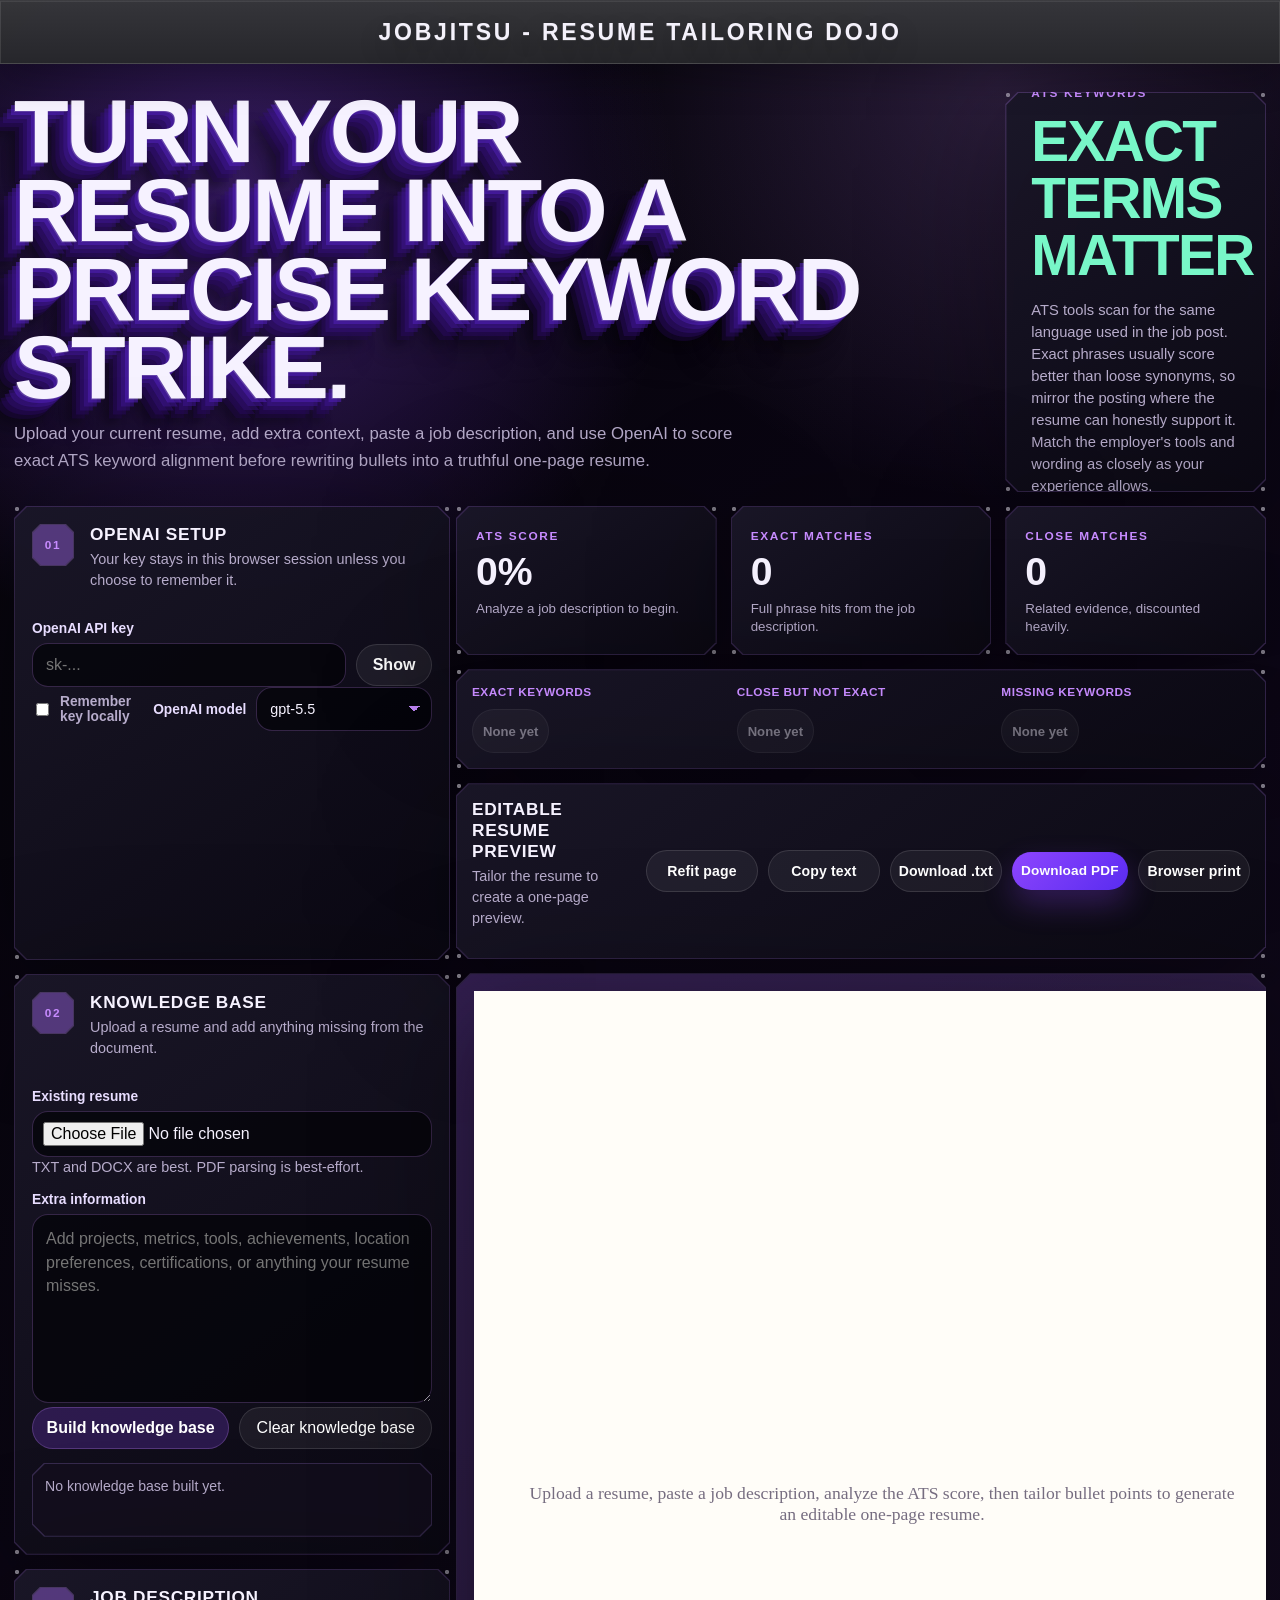
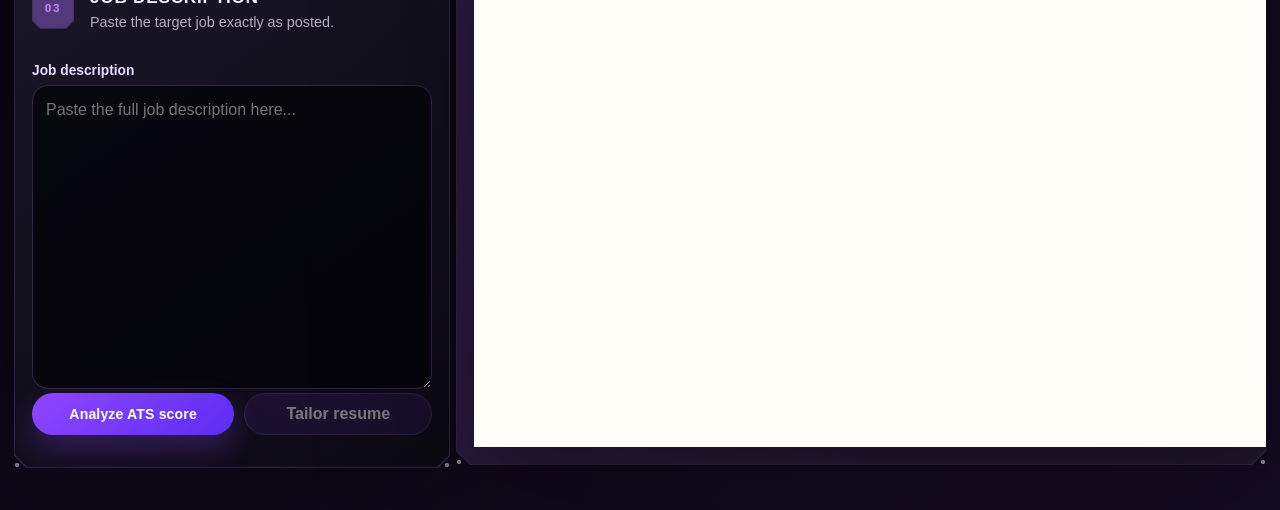
<file: index.html>
<!doctype html>
<html lang="en">
  <head>
    <meta charset="UTF-8" />
    <meta name="viewport" content="width=device-width, initial-scale=1.0" />
    <meta
      name="description"
      content="JobJitsu - Resume Tailoring Dojo turns an uploaded resume and pasted job description into an editable, ATS-focused one-page resume."
    />
    <title>JobJitsu - Resume Tailoring Dojo</title>
    <link rel="stylesheet" href="styles.css?v=20260701-1" />
  </head>
  <body>
    <div class="top-banner">
      <p class="eyebrow">JobJitsu - Resume Tailoring Dojo</p>
    </div>
    <main class="shell">
      <section class="hero">
        <div>
          <h1>Turn your resume into a precise keyword strike.</h1>
          <p class="hero-copy">
            Upload your current resume, add extra context, paste a job description,
            and use OpenAI to score exact ATS keyword alignment before rewriting
            bullets into a truthful one-page resume.
          </p>
        </div>
        <div class="hero-card">
          <span>ATS keywords</span>
          <strong id="heroScore">Exact terms matter</strong>
          <small>
            ATS tools scan for the same language used in the job post. Exact phrases
            usually score better than loose synonyms, so mirror the posting where the
            resume can honestly support it. Match the employer's tools and wording
            as closely as your experience allows.
          </small>
        </div>
      </section>

      <section class="grid">
        <aside class="control-panel">
          <div class="panel-block">
            <div class="block-heading">
              <span class="step">01</span>
              <div>
                <h2>OpenAI Setup</h2>
                <p>Your key stays in this browser session unless you choose to remember it.</p>
              </div>
            </div>
            <label for="apiKey">OpenAI API key</label>
            <div class="secret-row">
              <input id="apiKey" type="password" autocomplete="off" placeholder="sk-..." />
              <button id="toggleKey" type="button" class="ghost-button">Show</button>
            </div>
            <div class="inline-row">
              <label class="checkline">
                <input id="rememberKey" type="checkbox" />
                Remember key locally
              </label>
              <label for="model">OpenAI model</label>
              <select id="model">
                <option value="gpt-5.5" selected>gpt-5.5</option>
                <option value="gpt-5.1">gpt-5.1</option>
                <option value="gpt-5">gpt-5</option>
                <option value="gpt-5.4">gpt-5.4</option>
                <option value="gpt-5.4-mini">gpt-5.4-mini</option>
                <option value="gpt-4.1">gpt-4.1</option>
                <option value="gpt-4.1-mini">gpt-4.1-mini</option>
                <option value="gpt-4.1-nano">gpt-4.1-nano</option>
                <option value="gpt-4o">gpt-4o</option>
                <option value="gpt-4o-mini">gpt-4o-mini</option>
              </select>
            </div>
          </div>

          <div class="panel-block">
            <div class="block-heading">
              <span class="step">02</span>
              <div>
                <h2>Knowledge Base</h2>
                <p>Upload a resume and add anything missing from the document.</p>
              </div>
            </div>
            <label for="resumeFile">Existing resume</label>
            <input id="resumeFile" type="file" accept=".txt,.md,.docx,.pdf" />
            <p id="fileStatus" class="muted">TXT and DOCX are best. PDF parsing is best-effort.</p>

            <label for="extraInfo">Extra information</label>
            <textarea
              id="extraInfo"
              rows="7"
              placeholder="Add projects, metrics, tools, achievements, location preferences, certifications, or anything your resume misses."
            ></textarea>
            <div class="button-row">
              <button id="buildKnowledge" type="button" class="secondary-button">
                Build knowledge base
              </button>
              <button id="clearKnowledge" type="button" class="ghost-button">
                Clear knowledge base
              </button>
            </div>
            <div id="knowledgePreview" class="knowledge-preview" aria-live="polite">
              No knowledge base built yet.
            </div>
          </div>

          <div class="panel-block">
            <div class="block-heading">
              <span class="step">03</span>
              <div>
                <h2>Job Description</h2>
                <p>Paste the target job exactly as posted.</p>
              </div>
            </div>
            <label for="jobDescription">Job description</label>
            <textarea
              id="jobDescription"
              rows="12"
              placeholder="Paste the full job description here..."
            ></textarea>
            <div class="button-row">
              <button id="analyzeButton" type="button" class="primary-button">
                Analyze ATS score
              </button>
              <button id="tailorButton" type="button" class="secondary-button" disabled>
                Tailor resume
              </button>
            </div>
            <p id="statusLine" class="status-line" role="status"></p>
          </div>
        </aside>

        <section class="workspace">
          <div class="scoreboard">
            <article>
              <span>ATS score</span>
              <strong id="atsScore">0%</strong>
              <small id="scoreNote">Analyze a job description to begin.</small>
            </article>
            <article>
              <span>Exact matches</span>
              <strong id="exactCount">0</strong>
              <small>Full phrase hits from the job description.</small>
            </article>
            <article>
              <span>Close matches</span>
              <strong id="closeCount">0</strong>
              <small>Related evidence, discounted heavily.</small>
            </article>
          </div>

          <div class="keyword-board">
            <div>
              <h2>Exact keywords</h2>
              <div id="exactKeywords" class="chips"></div>
            </div>
            <div>
              <h2>Close but not exact</h2>
              <div id="closeKeywords" class="chips"></div>
            </div>
            <div>
              <h2>Missing keywords</h2>
              <div id="missingKeywords" class="chips"></div>
            </div>
          </div>

          <div class="preview-toolbar">
            <div>
              <h2>Editable Resume Preview</h2>
              <p id="fitStatus">Tailor the resume to create a one-page preview.</p>
            </div>
            <div class="button-row">
              <button id="refitButton" type="button" class="ghost-button">Refit page</button>
              <button id="copyButton" type="button" class="ghost-button">Copy text</button>
              <button id="downloadButton" type="button" class="ghost-button">Download .txt</button>
              <button id="pdfButton" type="button" class="primary-button compact">Download PDF</button>
              <button id="printButton" type="button" class="ghost-button">Browser print</button>
            </div>
          </div>

          <div class="paper-wrap-frame">
            <div class="paper-wrap">
              <article
                id="resumePreview"
                class="resume-paper"
                contenteditable="true"
                spellcheck="true"
                aria-label="Editable tailored resume"
              >
                <div class="empty-state">
                  Upload a resume, paste a job description, analyze the ATS score, then tailor
                  bullet points to generate an editable one-page resume.
                </div>
              </article>
            </div>
          </div>
        </section>
      </section>
    </main>

    <div id="toast" class="toast" role="status" aria-live="polite"></div>
    <div id="printRoot" aria-hidden="true"></div>
    <script src="app.js?v=20260625-9"></script>
  </body>
</html>
</file>
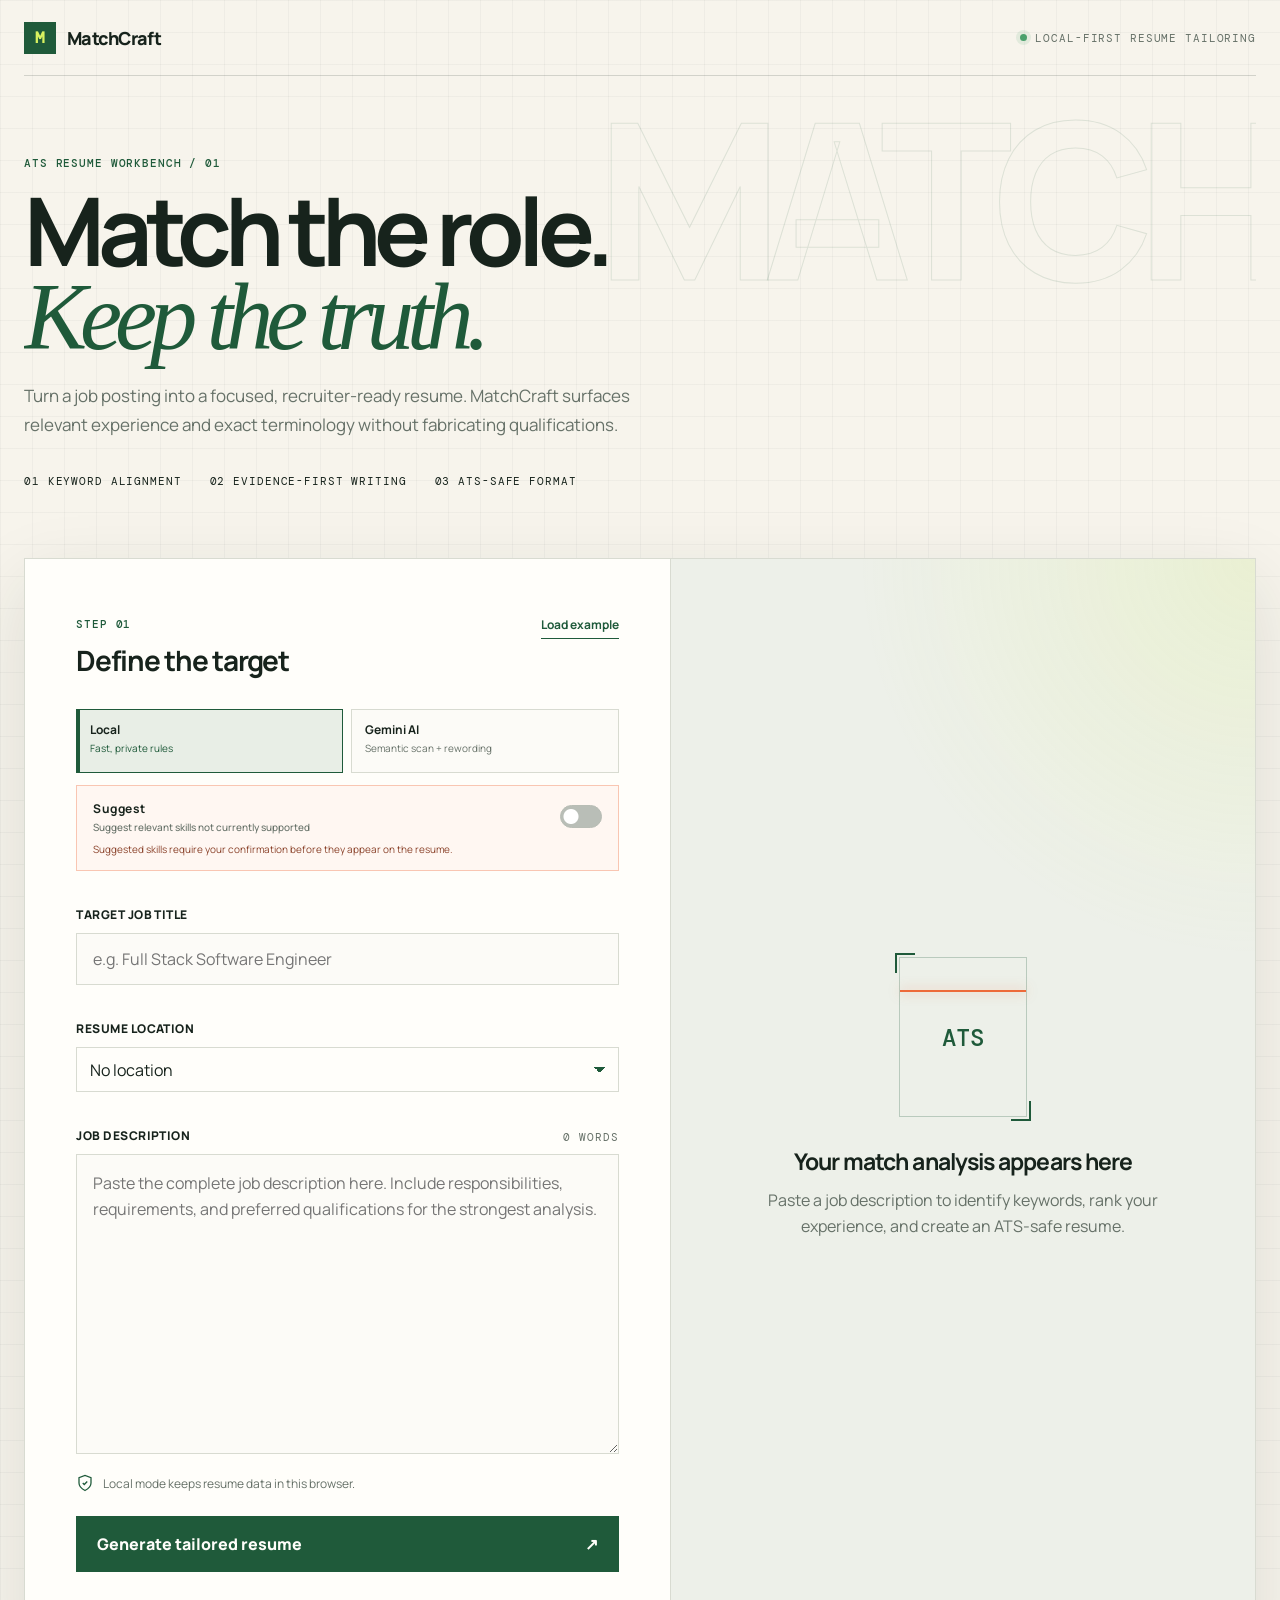
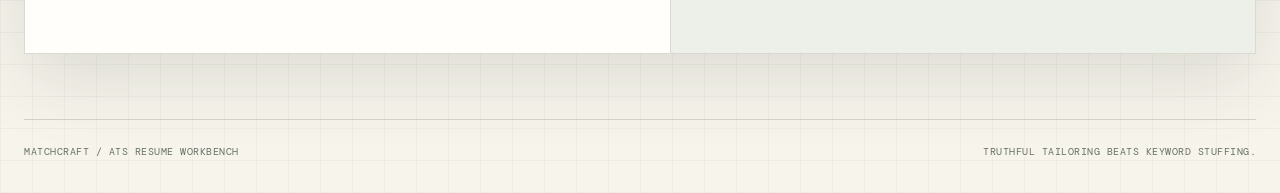
<file: legacy-matchcraft/index.html>
<!doctype html>
<html lang="en">
  <head>
    <meta charset="UTF-8" />
    <meta name="viewport" content="width=device-width, initial-scale=1.0" />
    <meta
      name="description"
      content="Create a truthful, ATS-friendly resume tailored to a pasted job description."
    />
    <title>MatchCraft Resume</title>
    <link rel="preconnect" href="https://fonts.googleapis.com" />
    <link rel="preconnect" href="https://fonts.gstatic.com" crossorigin />
    <link
      href="https://fonts.googleapis.com/css2?family=DM+Mono:wght@400;500&family=Manrope:wght@400;500;600;700;800&display=swap"
      rel="stylesheet"
    />
    <link rel="stylesheet" href="styles.css?v=20260619-16" />
  </head>
  <body>
    <header class="site-header">
      <a class="brand" href="#" aria-label="MatchCraft home">
        <span class="brand-mark">M</span>
        <span>MatchCraft</span>
      </a>
      <div class="header-note">
        <span class="status-dot"></span>
        Local-first resume tailoring
      </div>
    </header>

    <main>
      <section class="hero">
        <div class="eyebrow">ATS RESUME WORKBENCH / 01</div>
        <h1>Match the role.<br /><em>Keep the truth.</em></h1>
        <p>
          Turn a job posting into a focused, recruiter-ready resume. MatchCraft
          surfaces relevant experience and exact terminology without fabricating
          qualifications.
        </p>
        <div class="hero-proof" aria-label="Product principles">
          <span>01 Keyword alignment</span>
          <span>02 Evidence-first writing</span>
          <span>03 ATS-safe format</span>
        </div>
      </section>

      <section class="workspace" aria-label="Resume tailoring workspace">
        <aside class="input-panel">
          <div class="panel-heading">
            <div>
              <span class="step-number">STEP 01</span>
              <h2>Define the target</h2>
            </div>
            <button id="loadExample" class="text-button" type="button">
              Load example
            </button>
          </div>

          <div class="mode-selector" role="radiogroup" aria-label="Tailoring mode">
            <button
              class="mode-option active"
              id="localMode"
              type="button"
              role="radio"
              aria-checked="true"
            >
              <strong>Local</strong>
              <span>Fast, private rules</span>
            </button>
            <button
              class="mode-option"
              id="geminiMode"
              type="button"
              role="radio"
              aria-checked="false"
            >
              <strong>Gemini AI</strong>
              <span>Semantic scan + rewording</span>
            </button>
          </div>

          <div class="gemini-settings" id="geminiSettings" hidden>
            <div class="gemini-heading">
              <span>Gemini 3.5 Flash with automatic fallback</span>
              <a
                href="https://aistudio.google.com/app/apikey"
                target="_blank"
                rel="noreferrer"
              >
                Get API key
              </a>
            </div>
            <label for="geminiApiKey">Gemini API key</label>
            <div class="api-key-row">
              <input
                id="geminiApiKey"
                type="password"
                placeholder="Paste your API key"
                autocomplete="off"
              />
              <button id="toggleApiKey" class="key-toggle" type="button">
                Show
              </button>
            </div>
            <p>
              Used for this tab only and sent directly to Google. Do not use
              client-side keys in a publicly deployed app.
            </p>
          </div>

          <div class="suggest-control">
            <label class="switch-row" for="suggestMode">
              <span>
                <strong>Suggest</strong>
                <small>Suggest relevant skills not currently supported</small>
              </span>
              <input
                id="suggestMode"
                type="checkbox"
                role="switch"
                aria-describedby="suggestNote"
              />
            </label>
            <p id="suggestNote">
              Suggested skills require your confirmation before they appear on
              the resume.
            </p>
          </div>

          <label for="targetTitle">Target job title</label>
          <input
            id="targetTitle"
            type="text"
            placeholder="e.g. Full Stack Software Engineer"
            autocomplete="off"
          />

          <label for="resumeLocation">Resume location</label>
          <select id="resumeLocation">
            <option value="">No location</option>
            <option value="Minneapolis, MN">Minneapolis, MN</option>
            <option value="Jordan, MN 55352">Jordan, MN 55352</option>
            <option value="19988 Berkshire Ave. Jordan, MN 55352">
              19988 Berkshire Ave. Jordan, MN 55352
            </option>
          </select>

          <div class="label-row">
            <label for="jobDescription">Job description</label>
            <span id="wordCount">0 words</span>
          </div>
          <textarea
            id="jobDescription"
            placeholder="Paste the complete job description here. Include responsibilities, requirements, and preferred qualifications for the strongest analysis."
          ></textarea>

          <div class="privacy-note">
            <svg viewBox="0 0 24 24" aria-hidden="true">
              <path
                d="M12 22s8-4 8-10V5l-8-3-8 3v7c0 6 8 10 8 10Z"
                fill="none"
                stroke="currentColor"
                stroke-width="1.7"
              />
              <path
                d="m9 12 2 2 4-4"
                fill="none"
                stroke="currentColor"
                stroke-width="1.7"
              />
            </svg>
            <span id="privacyText">Local mode keeps resume data in this browser.</span>
          </div>

          <button id="generateButton" class="primary-button" type="button">
            <span id="generateButtonLabel">Generate tailored resume</span>
            <span aria-hidden="true">↗</span>
          </button>
          <p id="inputError" class="input-error" role="alert"></p>
        </aside>

        <section class="results-panel" id="resultsPanel">
          <div class="empty-state" id="emptyState">
            <div class="scanner">
              <div class="scanner-line"></div>
              <span>ATS</span>
            </div>
            <h2>Your match analysis appears here</h2>
            <p>Paste a job description to identify keywords, rank your experience, and create an ATS-safe resume.</p>
          </div>

          <div class="results-content" id="resultsContent" hidden>
            <div class="results-topbar">
              <div>
                <span class="step-number">STEP 02</span>
                <h2>Match report</h2>
              </div>
              <span class="generated-badge" id="generatedBadge">Generated locally</span>
            </div>

            <div class="score-card">
              <div class="score-ring" id="scoreRing">
                <div>
                  <strong id="scoreValue">0</strong>
                  <span>/ 100</span>
                </div>
              </div>
              <div class="score-copy">
                <span id="scoreLabel" class="score-label">Strong match</span>
                <h3>Estimated ATS alignment</h3>
                <p id="scoreSummary"></p>
              </div>
            </div>

            <div class="metric-grid" id="metricGrid"></div>

            <div class="keyword-section">
              <div class="section-title-row">
                <h3>Keyword coverage</h3>
                <span id="coverageCount"></span>
              </div>
              <div class="keyword-group">
                <span class="keyword-label matched">Matched</span>
                <div class="keyword-list" id="matchedKeywords"></div>
              </div>
              <div class="keyword-group">
                <span class="keyword-label missing">Verify before adding</span>
                <div class="keyword-list" id="missingKeywords"></div>
              </div>
              <p class="truth-note">
                Missing terms are not inserted automatically. Add them only when
                they accurately describe your experience.
              </p>
            </div>

            <div class="suggest-panel" id="suggestPanel" hidden>
                <span class="keyword-label missing">Suggest mode</span>
              <h3>Confirm additional skills</h3>
              <p>
                These skills appear in the job description but are not supported
                by the current resume. Select only skills you can truthfully
                discuss in an interview.
              </p>
              <div
                class="suggest-candidates"
                id="suggestCandidates"
                aria-label="Unverified skill suggestions"
              ></div>
              <button id="applySuggestedSkills" class="secondary-button" type="button">
                Apply suggested skills
              </button>
            </div>

            <div class="keyword-database-prompt" id="keywordDatabasePrompt" hidden>
              <div class="database-prompt-heading">
                <div>
                  <span class="keyword-label database">Teach MatchCraft</span>
                  <h3>Add keywords to the database?</h3>
                </div>
                <button
                  id="dismissKeywordPrompt"
                  class="dismiss-button"
                  type="button"
                  aria-label="Dismiss keyword suggestions"
                >
                  &times;
                </button>
              </div>
              <p>
                These terms are not in the current keyword database. Select the
                meaningful skills or tools you want MatchCraft to recognize in
                future job descriptions.
              </p>
              <div
                class="keyword-suggestions"
                id="keywordSuggestions"
                aria-label="Suggested keywords"
              ></div>
              <label class="custom-keyword-label" for="customKeyword">
                Add a different keyword
              </label>
              <div class="custom-keyword-row">
                <input
                  id="customKeyword"
                  type="text"
                  placeholder="e.g. Kubernetes, Azure"
                  autocomplete="off"
                />
                <button id="saveKeywords" class="database-button" type="button">
                  Add selected
                </button>
              </div>
              <p class="database-note">
                Saved only in this browser. Adding a term does not claim it as a
                resume skill.
              </p>
            </div>
          </div>
        </section>
      </section>

      <section class="resume-section" id="resumeSection" hidden>
        <div class="resume-toolbar">
          <div>
            <span class="step-number">STEP 03</span>
            <h2>Review the tailored resume</h2>
            <p>Automatically fills one US Letter page with the most relevant content.</p>
          </div>
          <div class="toolbar-actions">
            <button id="copyButton" class="secondary-button" type="button">
              Copy text
            </button>
            <button id="downloadButton" class="secondary-button" type="button">
              Download .txt
            </button>
            <button id="docxButton" class="secondary-button" type="button">
              Download .docx
            </button>
            <button id="printButton" class="primary-button compact" type="button">
              Download text PDF
            </button>
          </div>
        </div>
        <article
          id="resumePreview"
          class="resume-paper"
          contenteditable="true"
          spellcheck="true"
          aria-label="Editable tailored resume"
        ></article>
      </section>
    </main>

    <footer>
      <span>MatchCraft / ATS Resume Workbench</span>
      <span>Truthful tailoring beats keyword stuffing.</span>
    </footer>

    <div class="toast" id="toast" role="status" aria-live="polite"></div>

    <script src="app.js?v=20260623-3"></script>
  </body>
</html>
</file>
<file: styles.css>
:root {
  --bg: #050409;
  --panel: #11101a;
  --panel-2: #181525;
  --ink: #f6f2ff;
  --muted: #b7accb;
  --line: rgba(188, 143, 255, 0.22);
  --purple: #8f46ff;
  --purple-2: #c78bff;
  --purple-3: #4d1fb3;
  --danger: #ff6b9c;
  --success: #78f7c8;
  --warning: #ffd166;
  --paper: #fffdf8;
  --paper-ink: #18151f;
  --resume-font-size: 10.4pt;
  --resume-line-height: 1.22;
  --resume-section-gap: 8px;
  --resume-padding-y: 48px;
  --resume-padding-x: 48px;
  --resume-bullet-indent: 12px;
  --resume-bullet-padding: 0;
  --display-font: "Franklin Gothic Heavy", "Arial Narrow Bold", "Avenir Next Condensed", sans-serif;
  --banner-font: "Agency FB", "Bahnschrift SemiCondensed", "Franklin Gothic Demi Cond", "Aptos Narrow", sans-serif;
  --bevel-size: 12px;
}

* {
  box-sizing: border-box;
}

body {
  margin: 0;
  min-height: 100vh;
  color: var(--ink);
  font-family:
    "Aptos Display",
    "Trebuchet MS",
    Verdana,
    sans-serif;
  background:
    radial-gradient(circle at 18% 10%, rgba(143, 70, 255, 0.36), transparent 28rem),
    radial-gradient(circle at 78% 4%, rgba(199, 139, 255, 0.18), transparent 26rem),
    linear-gradient(135deg, #050409 0%, #0b0614 46%, #140b21 100%);
}

button,
input,
textarea {
  font: inherit;
}

button {
  cursor: pointer;
}

.shell {
  width: min(1500px, calc(100vw - 28px));
  margin: 0 auto;
  padding: 92px 0 42px;
  --workspace-width: calc(min(1500px, calc(100vw - 28px)) - 420px - 22px);
  --hero-card-width: calc((var(--workspace-width) - 28px) / 3);
}

.hero {
  display: grid;
  grid-template-columns: minmax(0, 1fr) minmax(0, var(--hero-card-width));
  gap: 14px;
  align-items: start;
  margin-bottom: 14px;
}

.top-banner {
  position: fixed;
  top: 0;
  left: 0;
  right: 0;
  z-index: 50;
  display: flex;
  align-items: center;
  justify-content: center;
  width: 100%;
  min-height: 64px;
  padding: 14px 24px;
  border: 1px solid rgba(255, 255, 255, 0.1);
  background: linear-gradient(180deg, rgba(54, 54, 58, 0.98), rgba(39, 39, 43, 0.98));
  box-shadow:
    inset 0 1px 0 rgba(255, 255, 255, 0.08),
    0 14px 36px rgba(0, 0, 0, 0.24);
  transition:
    min-height 180ms ease,
    padding 180ms ease,
    background 180ms ease,
    box-shadow 180ms ease;
}

.top-banner.is-compact {
  min-height: 50px;
  padding: 9px 20px;
  background: linear-gradient(180deg, rgba(46, 46, 50, 0.97), rgba(34, 34, 38, 0.97));
  box-shadow:
    inset 0 1px 0 rgba(255, 255, 255, 0.06),
    0 10px 26px rgba(0, 0, 0, 0.2);
}

.eyebrow,
.step,
.keyword-board h2,
.scoreboard span,
.hero-card span {
  color: var(--purple-2);
  font-size: 0.74rem;
  font-weight: 800;
  letter-spacing: 0.14em;
  text-transform: uppercase;
}

.top-banner .eyebrow {
  margin: 0;
  color: #f4f1fb;
  font-family: var(--banner-font);
  font-size: clamp(1.1rem, 1.8vw, 1.55rem);
  letter-spacing: 0.12em;
  text-align: center;
  text-shadow:
    0 1px 0 rgba(255, 255, 255, 0.12),
    0 10px 24px rgba(0, 0, 0, 0.26);
  transition: font-size 180ms ease, letter-spacing 180ms ease;
}

.top-banner.is-compact .eyebrow {
  font-size: clamp(0.98rem, 1.5vw, 1.3rem);
  letter-spacing: 0.1em;
}

h1,
h2,
p {
  margin-top: 0;
}

h1 {
  max-width: 880px;
  margin-bottom: 14px;
  font-family: var(--display-font);
  font-size: clamp(2.8rem, 7vw, 6.7rem);
  line-height: 0.88;
  letter-spacing: -0.03em;
  text-transform: uppercase;
  text-shadow:
    -1px 1px 0 rgba(255, 255, 255, 0.18),
    -4px 4px 0 rgba(79, 31, 179, 0.6),
    -8px 8px 0 rgba(61, 22, 141, 0.56),
    -12px 12px 0 rgba(49, 15, 115, 0.5),
    -16px 16px 0 rgba(42, 12, 98, 0.45),
    -20px 20px 0 rgba(33, 9, 78, 0.38),
    -24px 24px 10px rgba(0, 0, 0, 0.28),
    -30px 30px 20px rgba(0, 0, 0, 0.24),
    -38px 38px 34px rgba(0, 0, 0, 0.18);
}

.hero-copy {
  max-width: 760px;
  color: var(--muted);
  font-size: 1.05rem;
  line-height: 1.6;
}

.hero-card,
.panel-block,
.scoreboard article,
.keyword-board,
.preview-toolbar {
  position: relative;
  isolation: isolate;
  border: 0;
  background: transparent;
  filter: drop-shadow(0 24px 70px rgba(0, 0, 0, 0.35));
}

.hero-card,
.panel-block,
.scoreboard article,
.keyword-board,
.preview-toolbar,
.knowledge-preview,
.paper-wrap {
  --corner-dot-size: 6px;
  --corner-dot-color: rgba(244, 241, 251, 0.48);
  background-image:
    radial-gradient(circle, var(--corner-dot-color) 0 45%, transparent 55%),
    radial-gradient(circle, var(--corner-dot-color) 0 45%, transparent 55%),
    radial-gradient(circle, var(--corner-dot-color) 0 45%, transparent 55%),
    radial-gradient(circle, var(--corner-dot-color) 0 45%, transparent 55%);
  background-repeat: no-repeat;
  background-size:
    var(--corner-dot-size) var(--corner-dot-size),
    var(--corner-dot-size) var(--corner-dot-size),
    var(--corner-dot-size) var(--corner-dot-size),
    var(--corner-dot-size) var(--corner-dot-size);
  background-position:
    left top,
    right top,
    right bottom,
    left bottom;
}

.hero-card::before,
.panel-block::before,
.scoreboard article::before,
.keyword-board::before,
.preview-toolbar::before,
.knowledge-preview::before,
.paper-wrap::before,
.step::before {
  content: "";
  position: absolute;
  inset: 0;
  z-index: -2;
}

.hero-card::after,
.panel-block::after,
.scoreboard article::after,
.keyword-board::after,
.preview-toolbar::after,
.knowledge-preview::after,
.paper-wrap::after,
.step::after {
  content: "";
  position: absolute;
  inset: 1px;
  z-index: -1;
}

.hero-card {
  display: flex;
  flex-direction: column;
  align-items: flex-start;
  justify-content: center;
  height: var(--hero-heading-height, auto);
  min-height: 0;
  padding: 26px;
  align-self: start;
  overflow: hidden;
}

.hero-card::before,
.panel-block::before,
.scoreboard article::before,
.keyword-board::before,
.preview-toolbar::before,
.knowledge-preview::before {
  background: var(--line);
  clip-path: polygon(
    var(--bevel-size) 0,
    calc(100% - var(--bevel-size)) 0,
    100% var(--bevel-size),
    100% calc(100% - var(--bevel-size)),
    calc(100% - var(--bevel-size)) 100%,
    var(--bevel-size) 100%,
    0 calc(100% - var(--bevel-size)),
    0 var(--bevel-size)
  );
}

.hero-card::after,
.panel-block::after,
.scoreboard article::after,
.keyword-board::after,
.preview-toolbar::after {
  background: linear-gradient(145deg, rgba(24, 21, 37, 0.94), rgba(10, 8, 18, 0.96));
  clip-path: polygon(
    var(--bevel-size) 0,
    calc(100% - var(--bevel-size)) 0,
    100% var(--bevel-size),
    100% calc(100% - var(--bevel-size)),
    calc(100% - var(--bevel-size)) 100%,
    var(--bevel-size) 100%,
    0 calc(100% - var(--bevel-size)),
    0 var(--bevel-size)
  );
}

.hero-card strong {
  display: block;
  margin: 14px 0;
  font-family: var(--display-font);
  font-size: 3.55rem;
  line-height: 1;
  color: var(--success);
  letter-spacing: -0.03em;
  text-transform: uppercase;
}

.hero-card small {
  display: block;
  width: 100%;
  color: var(--muted);
  font-size: 0.92rem;
  line-height: 1.5;
  text-align: left;
  text-wrap: balance;
}

.grid {
  display: grid;
  grid-template-columns: 420px minmax(0, 1fr);
  gap: 22px;
}

.control-panel {
  display: grid;
  gap: 14px;
  align-content: start;
}

.panel-block {
  padding: 18px;
}

.control-panel .panel-block:first-child {
  height: var(--openai-panel-height, auto);
  min-height: 0;
}

.block-heading {
  display: grid;
  grid-template-columns: 46px minmax(0, 1fr);
  gap: 12px;
  margin-bottom: 16px;
}

.step {
  position: relative;
  isolation: isolate;
  display: grid;
  place-items: center;
  width: 42px;
  height: 42px;
  background: transparent;
}

.step::before {
  background: rgba(199, 139, 255, 0.28);
  clip-path: polygon(
    8px 0,
    calc(100% - 8px) 0,
    100% 8px,
    100% calc(100% - 8px),
    calc(100% - 8px) 100%,
    8px 100%,
    0 calc(100% - 8px),
    0 8px
  );
}

.step::after {
  inset: 1px;
  background: rgba(143, 70, 255, 0.16);
  clip-path: polygon(
    8px 0,
    calc(100% - 8px) 0,
    100% 8px,
    100% calc(100% - 8px),
    calc(100% - 8px) 100%,
    8px 100%,
    0 calc(100% - 8px),
    0 8px
  );
}

.block-heading h2,
.preview-toolbar h2 {
  margin-bottom: 4px;
  font-family: var(--display-font);
  font-size: 1.08rem;
  letter-spacing: 0.04em;
  text-transform: uppercase;
}

.block-heading p,
.preview-toolbar p,
.muted,
.status-line {
  color: var(--muted);
  font-size: 0.9rem;
  line-height: 1.45;
}

label {
  display: block;
  margin: 14px 0 7px;
  color: #e8ddff;
  font-size: 0.86rem;
  font-weight: 800;
}

input,
textarea,
select {
  width: 100%;
  border: 1px solid rgba(199, 139, 255, 0.24);
  border-radius: 16px;
  color: var(--ink);
  background: rgba(5, 4, 9, 0.78);
  outline: none;
}

input,
select {
  min-height: 44px;
  padding: 0 13px;
}

input[type="file"] {
  padding: 10px;
}

textarea {
  resize: vertical;
  padding: 12px 13px;
  line-height: 1.45;
}

input:focus,
textarea:focus,
select:focus {
  border-color: var(--purple-2);
  box-shadow: 0 0 0 4px rgba(143, 70, 255, 0.18);
}

.secret-row,
.button-row,
.inline-row {
  display: flex;
  gap: 10px;
  align-items: center;
}

.button-row {
  flex-wrap: nowrap;
}

.button-row > button {
  min-width: 0;
  flex: 1.15 1 0;
  display: flex;
  align-items: center;
  justify-content: center;
  white-space: nowrap;
  line-height: 1;
  text-align: center;
}

.button-row > .primary-button {
  flex: 1.3 1 0;
}

.button-row > .secondary-button {
  margin-top: 0;
}

.secret-row input {
  flex: 1;
}

.inline-row {
  flex-wrap: nowrap;
  justify-content: space-between;
}

.inline-row .checkline {
  flex: 1 1 auto;
  min-width: 0;
  margin-top: 0;
}

.inline-row label[for="model"] {
  margin: 0;
  white-space: nowrap;
}

#model {
  width: 176px;
  flex: 0 0 176px;
  min-height: 44px;
  padding-right: 34px;
  font-size: 0.9rem;
  appearance: none;
  -webkit-appearance: none;
  -moz-appearance: none;
  background-image:
    linear-gradient(45deg, transparent 50%, var(--purple-2) 50%),
    linear-gradient(135deg, var(--purple-2) 50%, transparent 50%);
  background-position:
    calc(100% - 17px) 18px,
    calc(100% - 11px) 18px;
  background-size: 6px 6px, 6px 6px;
  background-repeat: no-repeat;
}

.checkline {
  display: inline-flex;
  gap: 8px;
  align-items: center;
  margin: 12px 0 0;
  color: var(--muted);
  font-weight: 700;
}

.checkline input {
  width: auto;
  min-height: auto;
}

.primary-button,
.secondary-button,
.ghost-button {
  position: relative;
  z-index: 0;
  min-height: 42px;
  border: 0;
  border-radius: 999px;
  padding: 0 16px;
  color: white;
  font-weight: 900;
  isolation: isolate;
  overflow: visible;
}

.primary-button {
  background: linear-gradient(135deg, var(--purple), #5b2df3);
  box-shadow: 0 14px 30px rgba(143, 70, 255, 0.28);
}

.secondary-button {
  margin-top: 12px;
  background: rgba(143, 70, 255, 0.22);
  border: 1px solid rgba(199, 139, 255, 0.26);
}

.button-row > .ghost-button,
.button-row > .primary-button {
  padding-inline: 14px;
  font-size: 0.88rem;
  letter-spacing: 0.01em;
}

.button-row > .compact {
  padding-inline: 12px;
  font-size: 0.85rem;
}

#clearKnowledge {
  font-size: inherit;
  letter-spacing: inherit;
  font-weight: inherit;
}

.ghost-button {
  background: rgba(255, 255, 255, 0.06);
  border: 1px solid rgba(255, 255, 255, 0.12);
}

button:disabled {
  cursor: not-allowed;
  opacity: 0.45;
}

.compact {
  min-height: 38px;
}

.knowledge-preview {
  position: relative;
  isolation: isolate;
  min-height: 74px;
  margin-top: 14px;
  padding: 13px;
  border: 0;
  background: transparent;
  color: var(--muted);
  font-size: 0.88rem;
  line-height: 1.45;
}

.knowledge-preview::after {
  background: rgba(9, 7, 16, 0.78);
  clip-path: polygon(
    var(--bevel-size) 0,
    calc(100% - var(--bevel-size)) 0,
    100% var(--bevel-size),
    100% calc(100% - var(--bevel-size)),
    calc(100% - var(--bevel-size)) 100%,
    var(--bevel-size) 100%,
    0 calc(100% - var(--bevel-size)),
    0 var(--bevel-size)
  );
}

.workspace {
  min-width: 0;
}

.paper-wrap-frame {
  position: relative;
}

.paper-wrap-frame::before {
  content: "";
  position: absolute;
  inset: 0;
  z-index: 20;
  pointer-events: none;
  background-image:
    radial-gradient(circle, rgba(244, 241, 251, 0.48) 0 45%, transparent 55%),
    radial-gradient(circle, rgba(244, 241, 251, 0.48) 0 45%, transparent 55%),
    radial-gradient(circle, rgba(244, 241, 251, 0.48) 0 45%, transparent 55%),
    radial-gradient(circle, rgba(244, 241, 251, 0.48) 0 45%, transparent 55%);
  background-repeat: no-repeat;
  background-size: 6px 6px, 6px 6px, 6px 6px, 6px 6px;
  background-position:
    left top,
    right top,
    right bottom,
    left bottom;
}

.scoreboard {
  display: grid;
  grid-template-columns: repeat(3, minmax(0, 1fr));
  gap: 14px;
}

.scoreboard article {
  min-height: 128px;
  padding: 20px;
}

.scoreboard strong {
  display: block;
  margin: 8px 0;
  font-size: 2.45rem;
  line-height: 1;
}

.scoreboard small {
  color: var(--muted);
}

.keyword-board {
  display: grid;
  grid-template-columns: repeat(3, minmax(0, 1fr));
  gap: 16px;
  margin: 14px 0;
  padding: 16px;
}

.keyword-board h2 {
  margin-bottom: 10px;
  font-family: var(--display-font);
  letter-spacing: 0.04em;
  text-transform: uppercase;
}

.chips {
  display: flex;
  flex-wrap: wrap;
  gap: 8px;
  min-height: 44px;
}

.chip {
  display: inline-flex;
  align-items: center;
  border-radius: 999px;
  padding: 7px 10px;
  font-size: 0.82rem;
  font-weight: 800;
  background: rgba(255, 255, 255, 0.08);
  border: 1px solid rgba(255, 255, 255, 0.12);
}

.chip-placeholder {
  opacity: 0.45;
}

.chip.exact {
  color: #05140f;
  background: var(--success);
}

.chip.close {
  color: #221600;
  background: var(--warning);
}

.chip.missing {
  color: white;
  background: rgba(255, 107, 156, 0.2);
  border-color: rgba(255, 107, 156, 0.42);
}

.preview-toolbar {
  display: flex;
  justify-content: space-between;
  gap: 18px;
  align-items: center;
  margin-bottom: 14px;
  padding: 16px;
}

.paper-wrap {
  position: relative;
  isolation: isolate;
  overflow: auto;
  padding: 18px;
  border: 0;
  background: transparent;
  filter: drop-shadow(0 24px 70px rgba(0, 0, 0, 0.35));
}

.paper-wrap::before {
  background: var(--line);
  clip-path: polygon(
    14px 0,
    calc(100% - 14px) 0,
    100% 14px,
    100% calc(100% - 14px),
    calc(100% - 14px) 100%,
    14px 100%,
    0 calc(100% - 14px),
    0 14px
  );
}

.paper-wrap::after {
  background:
    linear-gradient(135deg, rgba(143, 70, 255, 0.16), transparent),
    rgba(0, 0, 0, 0.32);
  clip-path: polygon(
    14px 0,
    calc(100% - 14px) 0,
    100% 14px,
    100% calc(100% - 14px),
    calc(100% - 14px) 100%,
    14px 100%,
    0 calc(100% - 14px),
    0 14px
  );
}

.resume-paper {
  width: 816px;
  min-height: 1056px;
  max-height: 1056px;
  margin: 0 auto;
  overflow: hidden;
  padding: var(--resume-padding-y) var(--resume-padding-x);
  color: var(--paper-ink);
  background: var(--paper);
  box-shadow: 0 28px 80px rgba(0, 0, 0, 0.45);
  font-family: Georgia, "Times New Roman", serif;
  font-size: var(--resume-font-size);
  line-height: var(--resume-line-height);
}

.resume-paper:focus {
  outline: 3px solid rgba(199, 139, 255, 0.65);
}

.resume-paper .empty-state {
  display: grid;
  place-items: center;
  min-height: 930px;
  color: #766d80;
  text-align: center;
  font-size: 1.1rem;
}

.resume-header {
  text-align: center;
  border-bottom: 1.5px solid #18151f;
  padding-bottom: 7px;
  margin-bottom: var(--resume-section-gap);
}

.resume-header h2 {
  margin: 0 0 4px;
  font-family: Georgia, "Times New Roman", serif;
  color: #18151f;
  font-size: 22pt;
  line-height: 1;
  letter-spacing: 0.02em;
}

.resume-contact {
  font-size: 8.6pt;
}

.resume-section {
  margin-top: var(--resume-section-gap);
}

.resume-section h3 {
  margin: 0 0 4px;
  border-bottom: 1px solid #3b3444;
  color: #18151f;
  font-size: 10.4pt;
  letter-spacing: 0.07em;
  text-transform: uppercase;
}

.summary {
  margin: 0;
}

.skills-line {
  margin: 0 0 2px;
}

.entry {
  margin-bottom: 5px;
}

.entry-head,
.entry-subhead {
  display: flex;
  justify-content: space-between;
  gap: 12px;
}

.entry-head span:first-child,
.entry-subhead span:first-child {
  min-width: 0;
}

.entry-head {
  font-weight: 800;
}

.entry-head span:empty,
.entry-subhead span:empty {
  display: none;
}

.entry-subhead {
  margin-top: 1px;
  font-style: italic;
  font-size: 9.1pt;
}

.resume-paper ul {
  margin: 2px 0 0 var(--resume-bullet-indent);
  padding: 0;
}

.resume-paper li {
  margin: 0 0 2px;
  padding-left: var(--resume-bullet-padding);
}

.toast {
  position: fixed;
  right: 22px;
  bottom: 22px;
  z-index: 10;
  max-width: 360px;
  padding: 13px 16px;
  border: 1px solid var(--line);
  border-radius: 16px;
  color: var(--ink);
  background: rgba(14, 10, 24, 0.96);
  box-shadow: 0 20px 60px rgba(0, 0, 0, 0.4);
  opacity: 0;
  transform: translateY(10px);
  pointer-events: none;
  transition: 160ms ease;
}

.toast.show {
  opacity: 1;
  transform: translateY(0);
}

#printRoot {
  display: none;
}

@media (max-width: 1100px) {
  .hero,
  .grid {
    grid-template-columns: 1fr;
  }

  .scoreboard,
  .keyword-board {
    grid-template-columns: 1fr;
  }

  .preview-toolbar {
    align-items: flex-start;
    flex-direction: column;
  }
}

@media (max-width: 740px) {
  .shell {
    width: min(100vw - 16px, 680px);
    padding-top: 82px;
  }

  .top-banner {
    min-height: 0;
  }

  .top-banner .eyebrow {
    font-size: 0.98rem;
    line-height: 1.3;
  }

  .button-row,
  .secret-row {
    align-items: stretch;
    flex-direction: column;
  }

  .button-row > button {
    width: 100%;
    flex: 1 1 auto;
    padding-inline: 14px;
    white-space: nowrap;
    justify-content: center;
  }

  .inline-row {
    flex-wrap: wrap;
  }

  #model {
    width: 100%;
    flex: 1 1 auto;
  }

  .paper-wrap {
    padding: 10px;
  }

  .resume-paper {
    transform: scale(0.68);
    transform-origin: top left;
    margin-right: -261px;
    margin-bottom: -338px;
  }
}

@media print {
  html,
  body {
    width: 8.5in;
    height: 10.98in;
    margin: 0;
    overflow: hidden;
    background: white;
  }

  body > *:not(#printRoot) {
    display: none !important;
  }

  #printRoot {
    display: block;
    width: 8.5in;
    height: 10.98in;
    margin: 0;
    padding: 0;
    background: white;
  }

  #printRoot .resume-paper,
  #printRoot .resume-paper * {
    filter: none !important;
    text-shadow: none !important;
    -webkit-print-color-adjust: exact;
    print-color-adjust: exact;
  }

  #printRoot .resume-paper {
    position: static;
    width: 8.5in;
    height: 10.98in;
    min-height: 0;
    max-height: 10.98in;
    margin: 0;
    padding: 0.45in 0.52in;
    overflow: hidden;
    transform: none;
    outline: none;
    border: 0;
    box-shadow: none;
    break-after: avoid;
    page-break-after: avoid;
  }

  @page {
    size: letter;
    margin: 0;
  }
}
</file>
<file: legacy-matchcraft/styles.css>
:root {
  --ink: #17231c;
  --muted: #667168;
  --paper: #f7f4ec;
  --white: #fffefa;
  --line: #d8dbd1;
  --green: #1f5a3a;
  --green-bright: #d8f160;
  --orange: #ed6a3a;
  --pale-green: #e8eee6;
  --shadow: 0 24px 70px rgba(27, 43, 33, 0.12);
}

* {
  box-sizing: border-box;
}

html {
  scroll-behavior: smooth;
}

body {
  margin: 0;
  color: var(--ink);
  background:
    linear-gradient(rgba(23, 35, 28, 0.035) 1px, transparent 1px),
    linear-gradient(90deg, rgba(23, 35, 28, 0.035) 1px, transparent 1px),
    var(--paper);
  background-size: 32px 32px;
  font-family: "Manrope", sans-serif;
}

button,
input,
select,
textarea {
  font: inherit;
}

button {
  cursor: pointer;
}

.site-header {
  width: min(1400px, calc(100% - 48px));
  height: 76px;
  margin: 0 auto;
  display: flex;
  align-items: center;
  justify-content: space-between;
  border-bottom: 1px solid rgba(23, 35, 28, 0.16);
}

.brand {
  display: flex;
  align-items: center;
  gap: 11px;
  color: var(--ink);
  text-decoration: none;
  font-size: 18px;
  font-weight: 800;
  letter-spacing: -0.04em;
}

.brand-mark {
  width: 32px;
  height: 32px;
  display: grid;
  place-items: center;
  color: var(--green-bright);
  background: var(--green);
  font-family: "DM Mono", monospace;
  font-size: 16px;
}

.header-note,
.eyebrow,
.step-number,
.hero-proof,
.generated-badge,
.keyword-label,
.section-title-row span,
.label-row span {
  font-family: "DM Mono", monospace;
  font-size: 11px;
  letter-spacing: 0.08em;
  text-transform: uppercase;
}

select {
  width: 100%;
  height: 45px;
  padding: 0 42px 0 13px;
  color: var(--ink);
  background:
    linear-gradient(45deg, transparent 50%, var(--green) 50%) calc(100% - 18px) 19px / 6px 6px no-repeat,
    linear-gradient(135deg, var(--green) 50%, transparent 50%) calc(100% - 12px) 19px / 6px 6px no-repeat,
    var(--white);
  border: 1px solid var(--line);
  border-radius: 0;
  appearance: none;
}

select:focus {
  outline: 2px solid rgba(31, 90, 58, 0.22);
  outline-offset: 1px;
  border-color: var(--green);
}

.header-note {
  display: flex;
  align-items: center;
  gap: 8px;
  color: var(--muted);
}

.status-dot {
  width: 7px;
  height: 7px;
  border-radius: 50%;
  background: #4aa06b;
  box-shadow: 0 0 0 4px rgba(74, 160, 107, 0.12);
}

main {
  width: min(1400px, calc(100% - 48px));
  margin: 0 auto;
}

.hero {
  position: relative;
  padding: 80px 0 70px;
  overflow: hidden;
}

.hero::after {
  content: "MATCH";
  position: absolute;
  right: -20px;
  top: 12px;
  z-index: -1;
  color: transparent;
  -webkit-text-stroke: 1px rgba(31, 90, 58, 0.12);
  font-size: clamp(100px, 17vw, 250px);
  font-weight: 800;
  letter-spacing: -0.09em;
  line-height: 1;
}

.eyebrow,
.step-number {
  color: var(--green);
  font-weight: 500;
}

.hero h1 {
  max-width: 850px;
  margin: 18px 0 22px;
  font-size: clamp(55px, 7.4vw, 112px);
  line-height: 0.88;
  letter-spacing: -0.075em;
}

.hero h1 em {
  color: var(--green);
  font-family: Georgia, serif;
  font-weight: 400;
}

.hero > p {
  max-width: 660px;
  margin: 0;
  color: var(--muted);
  font-size: 17px;
  line-height: 1.7;
}

.hero-proof {
  display: flex;
  gap: 28px;
  margin-top: 35px;
  color: var(--ink);
}

.workspace {
  display: grid;
  grid-template-columns: minmax(0, 1.05fr) minmax(430px, 0.95fr);
  min-height: 700px;
  background: var(--white);
  border: 1px solid var(--line);
  box-shadow: var(--shadow);
}

.input-panel,
.results-panel {
  padding: clamp(28px, 4vw, 58px);
}

.input-panel {
  border-right: 1px solid var(--line);
}

.panel-heading,
.results-topbar,
.section-title-row,
.label-row,
.resume-toolbar {
  display: flex;
  align-items: flex-start;
  justify-content: space-between;
  gap: 20px;
}

h2,
h3,
p {
  margin-top: 0;
}

.panel-heading h2,
.results-topbar h2,
.resume-toolbar h2 {
  margin: 8px 0 0;
  font-size: 28px;
  letter-spacing: -0.045em;
}

.text-button {
  padding: 5px 0;
  border: 0;
  border-bottom: 1px solid var(--green);
  color: var(--green);
  background: transparent;
  font-size: 12px;
  font-weight: 700;
}

.mode-selector {
  display: grid;
  grid-template-columns: 1fr 1fr;
  gap: 8px;
  margin-top: 30px;
}

.mode-option {
  min-height: 64px;
  padding: 11px 13px;
  display: flex;
  align-items: flex-start;
  flex-direction: column;
  gap: 3px;
  color: var(--muted);
  text-align: left;
  background: #fcfbf7;
  border: 1px solid var(--line);
}

.mode-option strong {
  color: var(--ink);
  font-size: 12px;
}

.mode-option span {
  font-size: 10px;
}

.mode-option.active {
  color: var(--green);
  background: var(--pale-green);
  border-color: var(--green);
  box-shadow: inset 3px 0 0 var(--green);
}

.gemini-settings {
  margin-top: 12px;
  padding: 16px;
  background: #eef2e9;
  border: 1px solid var(--line);
}

.gemini-heading {
  display: flex;
  align-items: center;
  justify-content: space-between;
  font-family: "DM Mono", monospace;
  font-size: 10px;
  letter-spacing: 0.06em;
  text-transform: uppercase;
}

.gemini-heading a {
  color: var(--green);
}

.gemini-settings label {
  margin-top: 15px;
}

.gemini-settings p {
  margin: 8px 0 0;
  color: var(--muted);
  font-size: 10px;
  line-height: 1.5;
}

.api-key-row {
  display: grid;
  grid-template-columns: 1fr auto;
}

.api-key-row input {
  height: 45px;
}

.key-toggle {
  min-width: 60px;
  color: var(--green);
  background: var(--white);
  border: 1px solid var(--line);
  border-left: 0;
  font-size: 10px;
  font-weight: 800;
  text-transform: uppercase;
}

.suggest-control {
  margin-top: 12px;
  padding: 14px 16px;
  background: #fff7f2;
  border: 1px solid rgba(237, 106, 58, 0.35);
}

.switch-row {
  margin: 0;
  display: flex;
  align-items: center;
  justify-content: space-between;
  gap: 18px;
  text-transform: none;
}

.switch-row span {
  display: grid;
  gap: 3px;
}

.switch-row strong {
  color: var(--ink);
  font-size: 12px;
}

.switch-row small {
  color: var(--muted);
  font-size: 10px;
  font-weight: 500;
  letter-spacing: 0;
}

.switch-row input {
  width: 42px;
  height: 23px;
  margin: 0;
  appearance: none;
  flex: 0 0 auto;
  border-radius: 999px;
  border: 1px solid #b8bdb5;
  background: #d8dcd5;
  box-shadow: inset 0 0 0 3px #fff;
  transition: background 140ms ease, border-color 140ms ease;
}

.switch-row input:checked {
  border-color: var(--orange);
  background:
    radial-gradient(circle at calc(100% - 10px) 50%, white 0 7px, transparent 8px),
    var(--orange);
  box-shadow: none;
}

.switch-row input:not(:checked) {
  background:
    radial-gradient(circle at 10px 50%, white 0 7px, transparent 8px),
    #b9beb7;
  box-shadow: none;
}

.suggest-control > p {
  margin: 8px 0 0;
  color: #8b432b;
  font-size: 10px;
  line-height: 1.45;
}

.primary-button:disabled {
  cursor: wait;
  opacity: 0.65;
  transform: none;
  box-shadow: none;
}

label {
  display: block;
  margin: 35px 0 10px;
  font-size: 12px;
  font-weight: 800;
  letter-spacing: 0.04em;
  text-transform: uppercase;
}

.label-row {
  align-items: end;
}

.label-row span {
  padding-bottom: 10px;
  color: var(--muted);
}

input,
textarea {
  width: 100%;
  border: 1px solid var(--line);
  border-radius: 0;
  outline: none;
  color: var(--ink);
  background: #fcfbf7;
  transition: border-color 160ms ease, box-shadow 160ms ease;
}

input {
  height: 52px;
  padding: 0 16px;
}

textarea {
  min-height: 300px;
  padding: 16px;
  resize: vertical;
  line-height: 1.6;
}

input:focus,
textarea:focus {
  border-color: var(--green);
  box-shadow: 0 0 0 3px rgba(31, 90, 58, 0.09);
}

.privacy-note {
  display: flex;
  align-items: center;
  gap: 9px;
  margin: 15px 0 24px;
  color: var(--muted);
  font-size: 12px;
}

.privacy-note svg {
  width: 18px;
  color: var(--green);
}

.primary-button,
.secondary-button {
  border: 1px solid var(--ink);
  font-weight: 800;
  transition: transform 150ms ease, box-shadow 150ms ease, background 150ms ease;
}

.primary-button {
  width: 100%;
  min-height: 56px;
  padding: 0 20px;
  display: flex;
  align-items: center;
  justify-content: space-between;
  color: var(--white);
  background: var(--green);
  border-color: var(--green);
}

.primary-button:hover,
.secondary-button:hover {
  transform: translateY(-2px);
  box-shadow: 5px 5px 0 var(--green-bright);
}

.primary-button.compact {
  width: auto;
  min-height: 45px;
  gap: 12px;
}

.input-error {
  min-height: 20px;
  margin: 10px 0 0;
  color: #a53023;
  font-size: 12px;
}

.results-panel {
  position: relative;
  background:
    radial-gradient(circle at 100% 0, rgba(216, 241, 96, 0.16), transparent 32%),
    #edf0e9;
}

.empty-state {
  height: 100%;
  min-height: 580px;
  display: flex;
  flex-direction: column;
  align-items: center;
  justify-content: center;
  text-align: center;
}

.empty-state h2 {
  margin: 28px 0 10px;
  font-size: 23px;
  letter-spacing: -0.04em;
}

.empty-state p {
  max-width: 390px;
  color: var(--muted);
  line-height: 1.65;
}

.scanner {
  position: relative;
  width: 128px;
  height: 160px;
  display: grid;
  place-items: center;
  border: 1px solid rgba(31, 90, 58, 0.25);
  color: var(--green);
  background:
    linear-gradient(90deg, transparent 49%, rgba(31, 90, 58, 0.08) 50%, transparent 51%),
    linear-gradient(transparent 49%, rgba(31, 90, 58, 0.08) 50%, transparent 51%);
  background-size: 24px 24px;
  font-family: "DM Mono", monospace;
  font-size: 24px;
  font-weight: 500;
}

.scanner::before,
.scanner::after {
  content: "";
  position: absolute;
  width: 18px;
  height: 18px;
  border-color: var(--green);
}

.scanner::before {
  left: -5px;
  top: -5px;
  border-left: 2px solid;
  border-top: 2px solid;
}

.scanner::after {
  right: -5px;
  bottom: -5px;
  border-right: 2px solid;
  border-bottom: 2px solid;
}

.scanner-line {
  position: absolute;
  left: 0;
  top: 20%;
  width: 100%;
  height: 2px;
  background: var(--orange);
  box-shadow: 0 0 12px rgba(237, 106, 58, 0.5);
  animation: scan 2.4s ease-in-out infinite alternate;
}

@keyframes scan {
  to {
    top: 80%;
  }
}

.generated-badge {
  padding: 7px 9px;
  color: var(--green);
  border: 1px solid rgba(31, 90, 58, 0.3);
}

.score-card {
  margin: 32px 0 20px;
  padding: 22px;
  display: flex;
  align-items: center;
  gap: 24px;
  background: var(--white);
  border: 1px solid var(--line);
}

.score-ring {
  --score: 0;
  position: relative;
  flex: 0 0 112px;
  width: 112px;
  height: 112px;
  display: grid;
  place-items: center;
  border-radius: 50%;
  background: conic-gradient(var(--green) calc(var(--score) * 1%), #dde2d8 0);
}

.score-ring::before {
  content: "";
  position: absolute;
  width: 88px;
  height: 88px;
  border-radius: 50%;
  background: var(--white);
}

.score-ring div {
  z-index: 1;
  display: flex;
  align-items: baseline;
}

.score-ring strong {
  font-size: 34px;
  letter-spacing: -0.06em;
}

.score-ring span {
  color: var(--muted);
  font-size: 11px;
}

.score-label {
  display: inline-block;
  margin-bottom: 8px;
  padding: 4px 8px;
  color: var(--green);
  background: var(--green-bright);
  font-family: "DM Mono", monospace;
  font-size: 10px;
  font-weight: 500;
  text-transform: uppercase;
}

.score-copy h3 {
  margin-bottom: 7px;
  font-size: 18px;
}

.score-copy p {
  margin: 0;
  color: var(--muted);
  font-size: 12px;
  line-height: 1.55;
}

.metric-grid {
  display: grid;
  grid-template-columns: 1fr 1fr;
  gap: 10px;
}

.metric {
  padding: 16px;
  background: rgba(255, 254, 250, 0.72);
  border: 1px solid var(--line);
}

.metric-top {
  display: flex;
  align-items: center;
  justify-content: space-between;
  margin-bottom: 10px;
  font-size: 11px;
  font-weight: 800;
}

.metric-bar {
  height: 4px;
  overflow: hidden;
  background: #dce0d8;
}

.metric-bar span {
  display: block;
  height: 100%;
  background: var(--green);
}

.keyword-section {
  margin-top: 30px;
}

.section-title-row {
  align-items: center;
}

.section-title-row h3 {
  margin-bottom: 0;
  font-size: 16px;
}

.section-title-row span {
  color: var(--muted);
}

.keyword-group {
  margin-top: 18px;
}

.keyword-label {
  display: block;
  margin-bottom: 9px;
}

.keyword-label.matched {
  color: var(--green);
}

.keyword-label.missing {
  color: #a64b2b;
}

.keyword-list {
  display: flex;
  flex-wrap: wrap;
  gap: 7px;
}

.keyword-chip {
  padding: 6px 9px;
  color: var(--ink);
  background: var(--white);
  border: 1px solid var(--line);
  font-family: "DM Mono", monospace;
  font-size: 10px;
}

.keyword-chip.missing {
  color: #8b432b;
  border-color: rgba(237, 106, 58, 0.4);
  background: #fff7f2;
}

.truth-note {
  margin: 18px 0 0;
  color: var(--muted);
  font-size: 11px;
  line-height: 1.6;
}

.suggest-panel {
  margin-top: 24px;
  padding: 18px;
  background: #fff7f2;
  border: 1px solid rgba(237, 106, 58, 0.42);
}

.suggest-panel h3 {
  margin: 6px 0 8px;
  font-size: 16px;
}

.suggest-panel > p {
  margin: 0 0 14px;
  color: var(--muted);
  font-size: 11px;
  line-height: 1.55;
}

.suggest-candidates {
  margin-bottom: 14px;
  display: flex;
  flex-wrap: wrap;
  gap: 8px;
}

.suggest-option {
  position: relative;
  margin: 0;
  text-transform: none;
}

.suggest-option input {
  position: absolute;
  width: 1px;
  height: 1px;
  opacity: 0;
}

.suggest-option span {
  display: block;
  padding: 7px 10px;
  color: #8b432b;
  background: white;
  border: 1px solid rgba(237, 106, 58, 0.4);
  font-family: "DM Mono", monospace;
  font-size: 10px;
}

.suggest-option input:checked + span {
  color: white;
  background: #a64b2b;
  border-color: #a64b2b;
}

.suggest-option input:focus-visible + span {
  outline: 2px solid var(--orange);
  outline-offset: 2px;
}

.keyword-database-prompt {
  margin-top: 28px;
  padding: 20px;
  color: var(--white);
  background: var(--green);
  border: 1px solid var(--green);
  box-shadow: 5px 5px 0 var(--green-bright);
}

.database-prompt-heading {
  display: flex;
  align-items: flex-start;
  justify-content: space-between;
  gap: 20px;
}

.database-prompt-heading h3 {
  margin: 6px 0 0;
  font-size: 17px;
}

.keyword-label.database {
  color: var(--green-bright);
}

.dismiss-button {
  padding: 0;
  color: var(--white);
  background: transparent;
  border: 0;
  font-family: "DM Mono", monospace;
  font-size: 25px;
  line-height: 1;
}

.keyword-database-prompt > p {
  margin: 12px 0 16px;
  color: rgba(255, 254, 250, 0.75);
  font-size: 11px;
  line-height: 1.6;
}

.keyword-suggestions {
  display: flex;
  flex-wrap: wrap;
  gap: 8px;
}

.keyword-option {
  position: relative;
  display: block;
  margin: 0;
}

.keyword-option input {
  position: absolute;
  width: 1px;
  height: 1px;
  opacity: 0;
}

.keyword-option span {
  display: block;
  padding: 7px 10px;
  color: var(--white);
  background: rgba(255, 255, 255, 0.08);
  border: 1px solid rgba(255, 255, 255, 0.28);
  font-family: "DM Mono", monospace;
  font-size: 10px;
  transition: color 140ms ease, background 140ms ease, border-color 140ms ease;
}

.keyword-option input:checked + span {
  color: var(--ink);
  background: var(--green-bright);
  border-color: var(--green-bright);
}

.keyword-option input:focus-visible + span {
  outline: 2px solid var(--white);
  outline-offset: 2px;
}

.custom-keyword-label {
  margin: 18px 0 7px;
  color: rgba(255, 254, 250, 0.76);
  font-size: 10px;
}

.custom-keyword-row {
  display: grid;
  grid-template-columns: 1fr auto;
  gap: 8px;
}

.custom-keyword-row input {
  height: 42px;
  color: var(--ink);
  background: var(--white);
}

.database-button {
  min-height: 42px;
  padding: 0 14px;
  color: var(--ink);
  background: var(--green-bright);
  border: 1px solid var(--green-bright);
  font-size: 11px;
  font-weight: 800;
}

.keyword-database-prompt .database-note {
  margin: 10px 0 0;
  font-size: 10px;
}

.resume-section {
  padding: 100px 0 40px;
}

.resume-toolbar {
  margin-bottom: 24px;
  align-items: end;
}

.resume-toolbar p {
  margin: 7px 0 0;
  color: var(--muted);
  font-size: 13px;
}

.toolbar-actions {
  display: flex;
  gap: 10px;
}

.secondary-button {
  min-height: 45px;
  padding: 0 17px;
  color: var(--ink);
  background: var(--white);
}

.resume-paper {
  width: min(8.5in, 100%);
  height: 11in;
  margin: 0 auto;
  padding: 0.45in 0.5in;
  overflow: visible;
  outline: none;
  color: #111;
  background: white;
  border: 1px solid #d7d7d7;
  box-shadow: var(--shadow);
  font-family: Arial, sans-serif;
  font-size: 9.5pt;
  line-height: 1.22;
}

.resume-paper:focus {
  box-shadow: 0 0 0 3px rgba(31, 90, 58, 0.18), var(--shadow);
}

.resume-name {
  margin: 0;
  text-align: center;
  font-size: 19pt;
  letter-spacing: 0.02em;
  text-transform: uppercase;
}

.resume-contact {
  margin: 2px 0 7px;
  text-align: center;
  font-size: 8.5pt;
}

.resume-paper h2 {
  margin: 7px 0 2px;
  padding-bottom: 1px;
  border-bottom: 1.5px solid #111;
  font-size: 10pt;
  letter-spacing: 0.05em;
  text-transform: uppercase;
}

.resume-paper .projects-note {
  font-size: 7.5pt;
  font-weight: 400;
  letter-spacing: 0;
  text-transform: none;
}

.resume-paper h3 {
  margin: 3px 0 0;
  display: flex;
  justify-content: space-between;
  gap: 16px;
  font-size: 9.5pt;
}

.resume-paper .subline {
  margin: 0 0 1px;
  display: flex;
  justify-content: space-between;
  font-style: italic;
}

.resume-paper ul {
  margin: 1px 0 3px 15px;
  padding: 0;
}

.resume-paper li {
  margin-bottom: 1px;
}

.resume-paper .skills-line,
.resume-paper .summary {
  margin: 1px 0;
}

.resume-entry,
.optional-section {
  break-inside: avoid;
  page-break-inside: avoid;
}

.resume-overflow {
  outline: 2px solid #a64b2b;
}

.resume-section.is-fitting {
  visibility: hidden;
}

.resume-paper.resume-density-compact {
  padding: 0.4in 0.45in;
  font-size: 9.25pt;
  line-height: 1.18;
}

.resume-paper.resume-density-compact h2 {
  margin-top: 6px;
}

.resume-paper.resume-density-compact ul {
  margin-bottom: 2px;
}

.resume-paper.resume-density-emergency {
  padding: 0.35in 0.42in;
  font-size: 8.75pt;
  line-height: 1.15;
}

.resume-paper.resume-density-emergency .resume-name {
  font-size: 18pt;
}

.resume-paper.resume-density-emergency h2 {
  margin-top: 5px;
  font-size: 9.5pt;
}

.resume-paper.resume-density-emergency h3 {
  font-size: 9pt;
}

footer {
  width: min(1400px, calc(100% - 48px));
  margin: 65px auto 0;
  padding: 25px 0 35px;
  display: flex;
  justify-content: space-between;
  color: var(--muted);
  border-top: 1px solid rgba(23, 35, 28, 0.16);
  font-family: "DM Mono", monospace;
  font-size: 10px;
  letter-spacing: 0.05em;
  text-transform: uppercase;
}

.toast {
  position: fixed;
  right: 24px;
  bottom: 24px;
  z-index: 10;
  padding: 13px 18px;
  color: var(--white);
  background: var(--ink);
  box-shadow: 4px 4px 0 var(--green-bright);
  transform: translateY(120px);
  opacity: 0;
  transition: transform 220ms ease, opacity 220ms ease;
}

.toast.show {
  transform: translateY(0);
  opacity: 1;
}

[hidden] {
  display: none !important;
}

@media (max-width: 900px) {
  .workspace {
    grid-template-columns: 1fr;
  }

  .input-panel {
    border-right: 0;
    border-bottom: 1px solid var(--line);
  }

  .hero-proof {
    flex-wrap: wrap;
  }

  .resume-toolbar {
    align-items: flex-start;
    flex-direction: column;
  }
}

@media (max-width: 620px) {
  .site-header,
  main,
  footer {
    width: min(100% - 28px, 1400px);
  }

  .header-note {
    display: none;
  }

  .hero {
    padding: 58px 0 48px;
  }

  .hero h1 {
    font-size: 53px;
  }

  .hero-proof {
    gap: 12px 20px;
  }

  .input-panel,
  .results-panel {
    padding: 26px 20px;
  }

  .score-card {
    align-items: flex-start;
    flex-direction: column;
  }

  .custom-keyword-row {
    grid-template-columns: 1fr;
  }

  .metric-grid {
    grid-template-columns: 1fr;
  }

  .toolbar-actions {
    width: 100%;
    flex-wrap: wrap;
  }

  .secondary-button,
  .primary-button.compact {
    flex: 1 1 140px;
  }

  .resume-paper {
    height: auto;
    min-height: auto;
    padding: 38px 26px;
    overflow: visible;
    font-size: 9.5pt;
  }

  footer {
    gap: 14px;
    flex-direction: column;
  }
}

@media print {
  @page {
    size: letter;
    margin: 0;
  }

  body {
    background: white;
  }

  .site-header,
  .hero,
  .workspace,
  .resume-toolbar,
  footer,
  .toast {
    display: none !important;
  }

  main,
  .resume-section {
    width: 100%;
    margin: 0;
    padding: 0;
    border: 0;
    box-shadow: none;
  }

  .resume-section {
    display: block !important;
  }

  .resume-paper {
    width: 8.5in;
    height: 11in;
    min-height: 11in;
    max-height: 11in;
    padding: 0.45in 0.5in;
    overflow: visible;
    border: 0;
    box-shadow: none;
  }

  .resume-paper.resume-density-compact {
    padding: 0.4in 0.45in;
  }

  .resume-paper.resume-density-emergency {
    padding: 0.35in 0.42in;
  }

  .resume-paper h2,
  .resume-paper h3,
  .resume-paper .subline {
    break-after: avoid;
    page-break-after: avoid;
  }

  .resume-paper li {
    break-inside: avoid;
    page-break-inside: avoid;
  }
}
</file>
